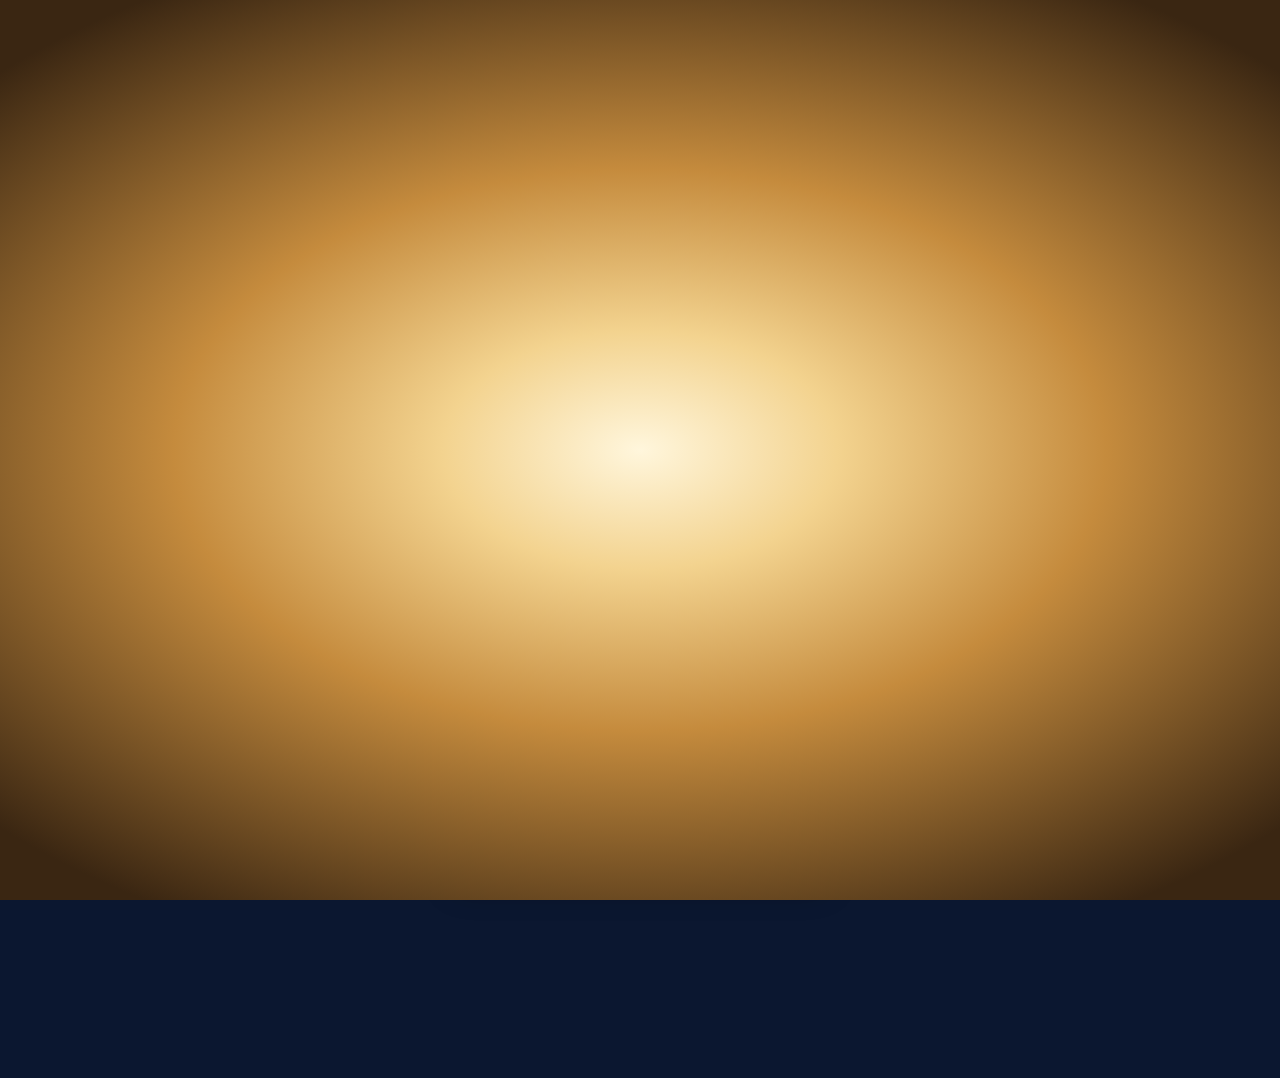
<file: index.html>
<!DOCTYPE html>
<html lang="de">
<head>
  <meta charset="UTF-8">
  <meta name="viewport" content="width=device-width, initial-scale=1, viewport-fit=cover">
  <meta name="theme-color" content="#0b1730">
  <meta name="apple-mobile-web-app-capable" content="yes">
  <meta name="apple-mobile-web-app-status-bar-style" content="black-translucent">
  <meta name="apple-mobile-web-app-title" content="Advent GymHIP">
  <meta name="description" content="Der digitale Adventskalender des Gymnasiums Hilpoltstein – jeden Tag im Dezember ein neues Türchen.">
  <title>Adventskalender · Gymnasium Hilpoltstein</title>
  <link rel="icon" href="assets/img/favicon.png">
  <link rel="apple-touch-icon" href="assets/img/apple-touch-icon.png">
  <link rel="preload" href="assets/fonts/fraunces-latin-600-normal.woff2" as="font" type="font/woff2" crossorigin>
  <link rel="preload" href="assets/fonts/dancing-script-latin-600-normal.woff2" as="font" type="font/woff2" crossorigin>
  <link rel="stylesheet" href="assets/cards.css">
  <link rel="stylesheet" href="assets/calendar.css">
</head>
<body>
  <!-- Eingangstür: öffnet sich bei jedem Aufruf -->
  <div class="intro" id="intro" aria-hidden="true">
    <div class="intro__light"></div>
    <div class="intro__seam"></div>
    <div class="wing wing--l">
      <div class="wing__panel wing__panel--top"><div class="wing__wreath" data-seed="11"></div><span class="wing__num" data-year-part="0">20</span></div>
      <div class="wing__panel wing__panel--bottom"><span class="wing__label">Gymnasium</span></div>
      <span class="wing__handle"></span>
    </div>
    <div class="wing wing--r">
      <div class="wing__panel wing__panel--top"><div class="wing__wreath" data-seed="23"></div><span class="wing__num" data-year-part="1">26</span></div>
      <div class="wing__panel wing__panel--bottom"><span class="wing__label">Hilpoltstein</span></div>
      <span class="wing__handle"></span>
    </div>
  </div>

  <div class="sky" aria-hidden="true">
    <div class="sky__stars"></div>
    <svg class="sky__hills" viewBox="0 0 1440 220" preserveAspectRatio="none"><path d="M0 140 C 220 80 380 120 560 100 C 760 76 900 130 1080 110 C 1240 92 1360 112 1440 100 L1440 220 L0 220Z" fill="#0f2142"/><path d="M0 180 C 260 140 460 170 700 150 C 940 130 1160 175 1440 150 L1440 220 L0 220Z" fill="#0b1832"/></svg>
  </div>
  <div class="snow" id="snow" aria-hidden="true"></div>

  <div class="preview-banner" id="preview-banner" hidden></div>

  <button class="music" id="music" type="button" aria-pressed="false" aria-label="Musik abspielen" hidden>
    <svg class="music__on" viewBox="0 0 24 24" aria-hidden="true"><path d="M9 18V6l10-2v12" fill="none" stroke="currentColor" stroke-width="1.8" stroke-linejoin="round"/><circle cx="6.5" cy="18" r="2.5" fill="currentColor"/><circle cx="16.5" cy="16" r="2.5" fill="currentColor"/></svg>
    <svg class="music__off" viewBox="0 0 24 24" aria-hidden="true"><rect x="7" y="6" width="3.2" height="12" rx="1" fill="currentColor"/><rect x="13.8" y="6" width="3.2" height="12" rx="1" fill="currentColor"/></svg>
  </button>

  <main class="page" id="page">
    <header class="hero">
      <img class="hero__logo" src="assets/img/logo.png" alt="Logo des Gymnasiums Hilpoltstein" width="72" height="72">
      <p class="hero__kicker" id="subtitle">Gymnasium Hilpoltstein</p>
      <h1 class="hero__title"><span class="hero__script" id="title">Adventskalender</span> <span class="hero__year" id="year"></span></h1>
      <p class="hero__info" id="info">&nbsp;</p>
    </header>

    <section class="calendar" id="calendar" aria-label="Türchen"></section>

    <footer class="foot" id="foot"></footer>
  </main>

  <!-- Inhalt eines Türchens -->
  <div class="sheet" id="sheet" hidden>
    <div class="sheet__backdrop" data-close></div>
    <section class="sheet__panel" role="dialog" aria-modal="true" aria-labelledby="sheet-title">
      <div class="sheet__grab" aria-hidden="true"></div>
      <header class="sheet__head">
        <p class="sheet__title" id="sheet-title"></p>
        <button class="sheet__close" type="button" data-close aria-label="Schließen">
          <svg viewBox="0 0 24 24" aria-hidden="true"><path d="M6 6l12 12M18 6L6 18" stroke="currentColor" stroke-width="2.2" stroke-linecap="round"/></svg>
        </button>
      </header>
      <div class="sheet__body" id="sheet-body"></div>
    </section>
  </div>

  <div class="toast" id="toast" role="status" aria-live="polite"></div>

  <script src="assets/config.js"></script>
  <script src="assets/common.js"></script>
  <script src="assets/calendar.js"></script>
</body>
</html>
</file>
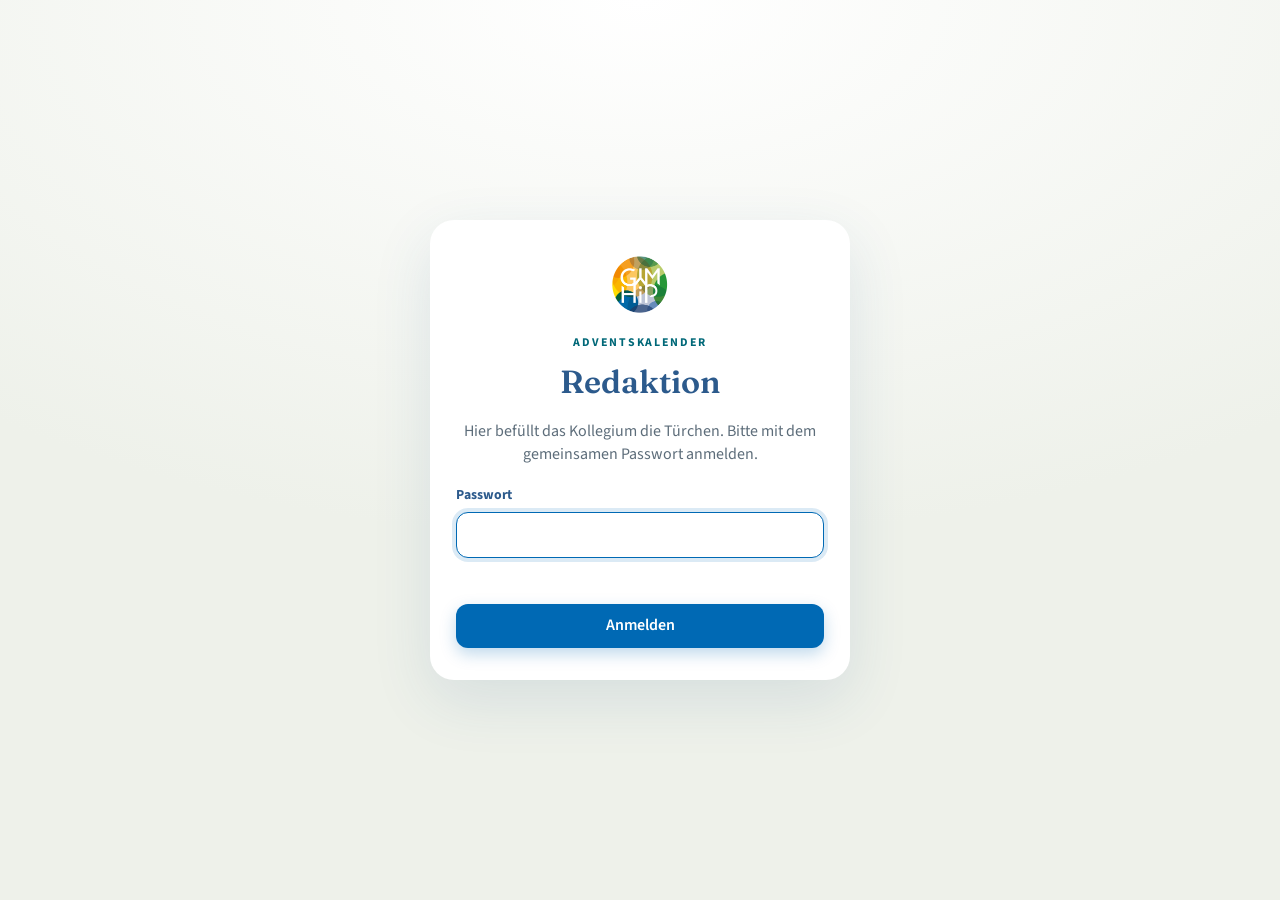
<file: admin.html>
<!DOCTYPE html>
<html lang="de">
<head>
  <meta charset="UTF-8">
  <meta name="viewport" content="width=device-width, initial-scale=1, viewport-fit=cover">
  <meta name="robots" content="noindex, nofollow">
  <meta name="theme-color" content="#f3f5f0">
  <title>Redaktion · Adventskalender GymHIP</title>
  <link rel="icon" href="assets/img/favicon.png">
  <link rel="apple-touch-icon" href="assets/img/apple-touch-icon.png">
  <link rel="stylesheet" href="assets/cards.css">
  <link rel="stylesheet" href="assets/admin.css">
</head>
<body>
  <!-- Anmeldung -->
  <main class="login" id="login" hidden>
    <form class="login__box" id="login-form" autocomplete="on">
      <img src="assets/img/logo.png" alt="" width="64" height="64" class="login__logo">
      <p class="eyebrow">Adventskalender</p>
      <h1>Redaktion</h1>
      <p class="login__lead">Hier befüllt das Kollegium die Türchen. Bitte mit dem gemeinsamen Passwort anmelden.</p>
      <input type="text" name="username" autocomplete="username" hidden>
      <label class="field">
        <span class="field__label">Passwort</span>
        <input type="password" id="password" name="password" autocomplete="current-password" required>
      </label>
      <p class="login__error" id="login-error" role="alert"></p>
      <button class="btn btn--primary btn--block" type="submit" id="login-btn">Anmelden</button>
      <p class="login__demo" id="login-demo" hidden>Demo-Modus: Passwort <b>demo</b>. Änderungen bleiben nur in diesem Browser.</p>
    </form>
  </main>

  <!-- Redaktion -->
  <div class="app" id="app" hidden>
    <header class="bar">
      <div class="bar__brand">
        <img src="assets/img/logo.png" alt="" width="36" height="36">
        <div><p class="eyebrow">Adventskalender</p><p class="bar__title">Redaktion</p></div>
      </div>
      <div class="bar__actions">
        <label class="season">
          <span class="visually-hidden">Saison</span>
          <select id="season"></select>
        </label>
        <a class="btn btn--ghost" href="./" target="_blank" rel="noopener">Kalender<span class="hide-sm">&nbsp;ansehen</span></a>
        <button class="btn btn--ghost" type="button" id="logout">Abmelden</button>
      </div>
    </header>

    <div class="demo-note" id="demo-note" hidden>
      <span><b>Demo-Modus</b> – noch keine Datenbank verbunden. Alles wird nur in diesem Browser gespeichert.</span>
      <button class="link" type="button" id="demo-reset">Beispieldaten zurücksetzen</button>
    </div>

    <main class="wrap">
      <section class="overview">
        <div class="panel stats" id="stats"></div>
        <div class="panel status" id="status"></div>
      </section>

      <section class="panel tools">
        <details id="settings">
          <summary>Einstellungen</summary>
          <form class="settings" id="settings-form">
            <label class="field"><span class="field__label">Titel</span><input id="set-title" maxlength="40"></label>
            <label class="field"><span class="field__label">Zeile über dem Titel</span><input id="set-subtitle" maxlength="60"></label>
            <label class="switch"><input type="checkbox" id="set-music"><span class="switch__ui"></span><span>Musik-Knopf anzeigen</span></label>
            <button class="btn btn--primary" type="submit">Einstellungen speichern</button>
          </form>
        </details>
        <form class="preview-tool" id="preview-form">
          <label class="field field--inline"><span class="field__label">Vorschau für Datum</span><input type="date" id="preview-date" required></label>
          <button class="btn btn--secondary" type="submit">Kalender an diesem Tag ansehen</button>
        </form>
      </section>

      <h2 class="section-title">Türchen</h2>
      <section class="grid" id="grid" aria-label="Alle 24 Türchen"></section>
    </main>
  </div>

  <!-- Bearbeiten -->
  <div class="editor" id="editor" hidden>
    <div class="editor__backdrop"></div>
    <section class="editor__panel" role="dialog" aria-modal="true" aria-labelledby="ed-title">
      <header class="editor__head">
        <div>
          <p class="eyebrow" id="ed-date"></p>
          <h2 id="ed-title">Türchen</h2>
        </div>
        <button class="icon-btn" type="button" id="ed-close" aria-label="Schließen">
          <svg viewBox="0 0 24 24" aria-hidden="true"><path d="M6 6l12 12M18 6L6 18" stroke="currentColor" stroke-width="2.2" stroke-linecap="round"/></svg>
        </button>
      </header>

      <div class="editor__main">
        <form class="editor__form" id="ed-form" novalidate>
          <div class="seg" role="radiogroup" aria-label="Art des Inhalts">
            <label><input type="radio" name="kind" value="card" checked><span>Karte mit Text</span></label>
            <label><input type="radio" name="kind" value="link"><span>Link<span class="hide-sm">&nbsp;(Video, Podcast, Webseite)</span></span></label>
          </div>

          <fieldset class="only-card">
            <legend class="field__label">Vorlage</legend>
            <div class="templates" id="ed-templates"></div>
          </fieldset>

          <label class="field only-link">
            <span class="field__label">Link</span>
            <input type="url" id="ed-url" inputmode="url" placeholder="https://www.youtube.com/watch?v=…" autocomplete="off" autocapitalize="off" spellcheck="false">
            <span class="detect" id="ed-detect"></span>
          </label>

          <label class="field">
            <span class="field__label"><span class="only-card">Überschrift</span><span class="only-link">Überschrift (optional)</span><span class="count" data-for="ed-heading"></span></span>
            <input id="ed-heading" maxlength="80" placeholder="z. B. Tu dir mal was Gutes!">
          </label>

          <label class="field">
            <span class="field__label"><span class="only-card">Text auf der Karte</span><span class="only-link">Begleittext (optional)</span><span class="count" data-for="ed-body"></span></span>
            <textarea id="ed-body" rows="4" maxlength="600" placeholder="Was soll im Türchen stehen?"></textarea>
            <span class="hint only-card">Am schönsten wirkt die Karte mit bis zu etwa 250 Zeichen – die Schrift passt sich automatisch an.</span>
          </label>

          <div class="row">
            <label class="field">
              <span class="field__label">Von (öffentlich, optional)</span>
              <input id="ed-credit" maxlength="80" placeholder="z. B. Klasse 6c">
            </label>
            <label class="field">
              <span class="field__label">Zuständig (nur intern)</span>
              <input id="ed-assignee" maxlength="80" placeholder="z. B. Frau Müller">
            </label>
          </div>

          <label class="switch switch--big">
            <input type="checkbox" id="ed-published">
            <span class="switch__ui"></span>
            <span><b id="ed-pub-title">Fertig</b><br><small id="ed-pub-hint"></small></span>
          </label>
          <p class="editor__meta" id="ed-meta"></p>
        </form>

        <aside class="editor__preview">
          <div class="preview-head">
            <span class="field__label">Vorschau</span>
            <div class="seg seg--small" role="radiogroup" aria-label="Gerät">
              <label><input type="radio" name="device" value="phone"><span>iPhone</span></label>
              <label><input type="radio" name="device" value="tablet" checked><span>iPad</span></label>
            </div>
          </div>
          <div class="stage" id="ed-stage"><div class="stage__inner" id="ed-preview"></div></div>
        </aside>
      </div>

      <footer class="editor__foot">
        <button class="btn btn--danger-ghost" type="button" id="ed-clear">Türchen leeren</button>
        <span class="spacer"></span>
        <button class="btn btn--ghost" type="button" id="ed-cancel">Abbrechen</button>
        <button class="btn btn--primary" type="button" id="ed-save">Speichern</button>
      </footer>
    </section>
  </div>

  <div class="toast" id="toast" role="status" aria-live="polite"></div>

  <script src="assets/config.js"></script>
  <script src="assets/common.js"></script>
  <script src="assets/admin.js"></script>
</body>
</html>
</file>
<file: assets/cards.css>
/* =====================================================================
   Schriften (lokal eingebunden – keine Google-Server, DSGVO-freundlich)
   ===================================================================== */
@font-face { font-family: "Fraunces"; src: url("fonts/fraunces-latin-400-normal.woff2") format("woff2"); font-weight: 400; font-style: normal; font-display: swap; }
@font-face { font-family: "Fraunces"; src: url("fonts/fraunces-latin-600-normal.woff2") format("woff2"); font-weight: 600; font-style: normal; font-display: swap; }
@font-face { font-family: "Fraunces"; src: url("fonts/fraunces-latin-400-italic.woff2") format("woff2"); font-weight: 400; font-style: italic; font-display: swap; }
@font-face { font-family: "Dancing Script"; src: url("fonts/dancing-script-latin-600-normal.woff2") format("woff2"); font-weight: 600; font-display: swap; }
@font-face { font-family: "Caveat"; src: url("fonts/caveat-latin-500-normal.woff2") format("woff2"); font-weight: 500; font-display: swap; }
@font-face { font-family: "Source Sans 3"; src: url("fonts/source-sans-3-latin-400-normal.woff2") format("woff2"); font-weight: 400; font-display: swap; }
@font-face { font-family: "Source Sans 3"; src: url("fonts/source-sans-3-latin-600-normal.woff2") format("woff2"); font-weight: 600; font-display: swap; }
@font-face { font-family: "Source Sans 3"; src: url("fonts/source-sans-3-latin-700-normal.woff2") format("woff2"); font-weight: 700; font-display: swap; }

:root {
  --f-sans: "Source Sans 3", -apple-system, "Segoe UI", system-ui, sans-serif;
  --f-serif: "Fraunces", Georgia, "Times New Roman", serif;
  --f-script: "Dancing Script", "Snell Roundhand", "Segoe Script", cursive;
  --f-hand: "Caveat", "Bradley Hand", "Segoe Print", cursive;
  --gold: #f0cd85;
  --gold-deep: #c9a24c;
}

/* =====================================================================
   Karten – Grundgerüst
   ===================================================================== */
.card {
  position: relative;
  width: 100%;
  aspect-ratio: 16 / 10;
  border-radius: 18px;
  overflow: hidden;
  isolation: isolate;
  box-shadow: 0 18px 50px rgba(0, 0, 0, .35);
  hyphens: manual;
  -webkit-hyphens: manual;
  container-type: inline-size;
}
.card.is-portrait { aspect-ratio: 4 / 5; }
.card__bg, .card__deco { position: absolute; inset: 0; }
.card__deco svg { width: 100%; height: 100%; display: block; }
.card__frame {
  position: absolute; inset: 0;
  display: flex; flex-direction: column; align-items: center;
  text-align: center;
  z-index: 2;
}
.card__heading { margin: 0; max-width: 100%; line-height: 1.12; font-weight: 600; flex: 0 0 auto; overflow: hidden; text-wrap: balance; }
.card__text { text-wrap: pretty; }
.card__heading span { display: inline; -webkit-box-decoration-break: clone; box-decoration-break: clone; }
.card__panel {
  flex: 1 1 auto; min-height: 0; width: 100%;
  display: flex; align-items: center; justify-content: center;
}
.card__text { margin: 0; white-space: pre-line; overflow-wrap: break-word; max-width: 100%; }
.card__credit { margin: 0; flex: 0 0 auto; opacity: .9; }
.card__day { position: absolute; z-index: 2; font-family: var(--f-serif); font-weight: 600; line-height: 1; }

/* ---------- Vorlage 1: Tannenzweig ---------------------------------- */
.card.t1 .card__bg {
  background:
    radial-gradient(120% 90% at 50% 45%, rgba(255, 255, 255, .07), transparent 60%),
    radial-gradient(60% 50% at 20% 80%, rgba(0, 0, 0, .12), transparent 70%),
    linear-gradient(160deg, #5b7461 0%, #485f4d 55%, #3b4f40 100%);
}
.card.t1 .card__frame { padding: 5.5% 22% 5%; }
.card.t1 .card__heading { color: #fff; font-family: var(--f-serif); }
.card.t1 .card__heading span {
  display: inline-block; max-width: 100%;
  background: rgba(255, 255, 255, .2);
  border-radius: .45em;
  padding: .14em .7em .2em;
  box-shadow: inset 0 0 0 1px rgba(255, 255, 255, .22);
  line-height: 1.15;
}
.card.t1 .card__panel { padding: 4% 0 2%; }
.card.t1 .card__text {
  font-family: var(--f-script); font-weight: 600; line-height: 1.12;
  color: #fff8ea;
  background: linear-gradient(180deg, #951d22, #7d151b);
  padding: .32em .75em .42em;
  border-radius: 10px;
  box-shadow: 0 10px 30px rgba(40, 0, 0, .35), inset 0 0 0 1px rgba(255, 220, 200, .18);
  text-shadow: 0 1px 1px rgba(0, 0, 0, .25);
}
.card.t1 .card__credit { color: #f2ead9; font-family: var(--f-sans); font-weight: 600; letter-spacing: .04em; }
.card.t1 .card__day { display: none; }
.card.t1.is-portrait .card__frame { padding: 27% 9% 21%; }

/* ---------- Vorlage 2: Sternennacht -------------------------------- */
.card.t2 .card__bg {
  background:
    radial-gradient(90% 70% at 50% 110%, rgba(120, 160, 230, .28), transparent 70%),
    linear-gradient(180deg, #0e2246 0%, #16346a 62%, #1d4580 100%);
}
.card.t2 .card__frame { padding: 8.5% 13% 13%; }
.card.t2 .card__frame::before {
  content: ""; position: absolute; inset: 3.2%;
  border: 1.5px solid rgba(240, 205, 133, .55); border-radius: 12px; pointer-events: none;
}
.card.t2 .card__heading {
  font-family: var(--f-sans); font-weight: 600; text-transform: uppercase; letter-spacing: .2em;
  color: var(--gold);
}
.card.t2 .card__heading::before, .card.t2 .card__heading::after { content: "✦"; font-size: .7em; margin: 0 .7em; opacity: .8; vertical-align: .12em; letter-spacing: 0; }
.card.t2 .card__panel { padding: 3% 0; }
.card.t2 .card__text { font-family: var(--f-serif); font-style: italic; font-weight: 400; color: #f8f1e2; line-height: 1.3; text-shadow: 0 2px 12px rgba(0, 0, 0, .35); }
.card.t2 .card__credit { color: var(--gold); font-family: var(--f-sans); letter-spacing: .08em; }
.card.t2 .card__day { left: 6.5%; top: 6%; color: var(--gold); font-size: clamp(14px, 4.2cqw, 40px); opacity: .9; }
.card.t2 { container-type: inline-size; }
.card.t2.is-portrait .card__frame { padding: 19% 9% 22%; }
.card.t2.is-portrait .card__day { top: 5%; left: 7%; }

/* ---------- Vorlage 3: Winterpapier -------------------------------- */
.card.t3 .card__bg {
  background:
    radial-gradient(70% 60% at 30% 30%, rgba(255, 255, 255, .7), transparent 70%),
    radial-gradient(60% 60% at 80% 85%, rgba(214, 190, 150, .28), transparent 70%),
    #f6eedf;
}
.card.t3 .card__frame { padding: 9% 16% 8.5%; }
.card.t3 .card__frame::before, .card.t3 .card__frame::after { content: ""; position: absolute; pointer-events: none; border-radius: 10px; }
.card.t3 .card__frame::before { inset: 2.6%; border: 2px solid #a8322d; }
.card.t3 .card__frame::after { inset: calc(2.6% + 7px); border: 1px solid rgba(168, 50, 45, .45); }
.card.t3 .card__heading { font-family: var(--f-serif); color: #a32b28; }
.card.t3 .card__panel { padding: 2% 0; }
.card.t3 .card__text { font-family: var(--f-hand); font-weight: 500; color: #24322a; line-height: 1.12; }
.card.t3 .card__credit { font-family: var(--f-hand); color: #7a5b3e; }
.card.t3 .card__day { right: 7%; top: 7%; color: #a8322d; font-size: clamp(14px, 5cqw, 46px); }
.card.t3 { container-type: inline-size; }
.card.t3.is-portrait .card__frame { padding: 23% 10% 21%; }

/* =====================================================================
   Link-Inhalte (Video, Podcast, Webseite)
   ===================================================================== */
.linkview { display: flex; flex-direction: column; gap: 14px; color: #f4efe6; text-align: center; width: 100%; }
.linkview__heading { margin: 0; font-family: var(--f-serif); font-weight: 600; font-size: clamp(1.3rem, 4vw, 1.9rem); line-height: 1.15; color: #fff; }
.linkview__text { margin: 0; font-size: 1.08rem; line-height: 1.5; white-space: pre-line; color: rgba(244, 239, 230, .88); }
.linkview__credit { margin: 0; font-size: .92rem; color: var(--gold); letter-spacing: .04em; }
.linkview__credit::before { content: "— "; }
.linkview__image, .linkview__video { width: 100%; border-radius: 14px; display: block; background: #000; }
.linkview__audio { width: 100%; }
.linkview__invalid { padding: 1.5rem; border-radius: 14px; background: rgba(255, 255, 255, .06); }

.embed { position: relative; width: 100%; border-radius: 14px; overflow: hidden; background: #08132a; box-shadow: 0 14px 40px rgba(0, 0, 0, .35); }
.embed--portrait { max-width: 360px; margin: 0 auto; }
.embed iframe { position: absolute; inset: 0; width: 100%; height: 100%; border: 0; }
.embed--fixed { border-radius: 12px; }

.consent {
  position: absolute; inset: 0; display: flex; flex-direction: column; align-items: center; justify-content: center; gap: 8px;
  padding: 16px; text-align: center;
  background:
    radial-gradient(80% 80% at 50% 40%, rgba(240, 205, 133, .14), transparent 70%),
    linear-gradient(160deg, #13284d, #0a1631);
}
.consent__play {
  width: 68px; height: 68px; border-radius: 50%; border: 0; cursor: pointer;
  display: grid; place-items: center;
  background: var(--gold); color: #13284d;
  box-shadow: 0 8px 26px rgba(0, 0, 0, .4), 0 0 0 8px rgba(240, 205, 133, .15);
  transition: transform .2s ease;
}
.consent__play svg { width: 30px; height: 30px; }
.consent__play:active { transform: scale(.94); }
.consent__title { margin: 6px 0 0; font-weight: 600; font-size: 1.05rem; color: #fff; }
.consent__note { margin: 0; font-size: .82rem; color: rgba(255, 255, 255, .7); max-width: 34ch; }
.consent__remember { font-size: .8rem; color: rgba(255, 255, 255, .65); display: flex; gap: 6px; align-items: center; margin-top: 4px; }
.embed--fixed .consent { flex-direction: row; justify-content: flex-start; text-align: left; gap: 14px; }
.embed--fixed .consent__play { width: 54px; height: 54px; flex: 0 0 auto; }
.embed--fixed .consent__remember { display: none; }
.embed--fixed .consent__title { margin: 0; }

.webcard {
  display: flex; align-items: center; gap: 16px; text-align: left;
  padding: 18px 20px; border-radius: 16px; text-decoration: none; color: #fff;
  background: linear-gradient(135deg, rgba(255, 255, 255, .12), rgba(255, 255, 255, .05));
  box-shadow: inset 0 0 0 1px rgba(255, 255, 255, .16);
  transition: background .2s ease, transform .2s ease;
}
.webcard:active { transform: scale(.98); }
.webcard__icon { width: 48px; height: 48px; flex: 0 0 auto; border-radius: 12px; display: grid; place-items: center; background: var(--gold); color: #13284d; }
.webcard__icon svg { width: 26px; height: 26px; }
.webcard__text { display: flex; flex-direction: column; flex: 1; min-width: 0; }
.webcard__host { font-weight: 600; font-size: 1.05rem; overflow: hidden; text-overflow: ellipsis; white-space: nowrap; }
.webcard__cta { font-size: .9rem; color: rgba(255, 255, 255, .7); }
.webcard__arrow { font-size: 1.4rem; color: var(--gold); }

.door-empty { text-align: center; color: rgba(255, 255, 255, .8); padding: 3rem 1rem; font-size: 1.1rem; }
.door-empty__star { font-size: 2.4rem; color: var(--gold); margin: 0 0 .5rem; }
</file>
<file: assets/calendar.css>
/* =====================================================================
   Adventskalender GymHIP – Kalenderseite
   ===================================================================== */
*, *::before, *::after { box-sizing: border-box; }
html { -webkit-text-size-adjust: 100%; background: #0b1730; }
html.no-scroll, html.no-scroll body { overflow: hidden; }
body {
  margin: 0;
  min-height: 100vh;
  min-height: 100dvh;
  font-family: var(--f-sans);
  color: #f4efe6;
  background: linear-gradient(180deg, #0a1630 0%, #102549 55%, #15315c 100%) fixed;
  -webkit-tap-highlight-color: transparent;
  overflow-x: hidden;
}
button { font: inherit; color: inherit; }

/* ---------- Himmel, Hügel, Schnee ---------------------------------- */
.sky { position: fixed; inset: 0; z-index: 0; pointer-events: none; }
.sky__stars {
  position: absolute; inset: 0; opacity: .55;
  background-image:
    radial-gradient(1.2px 1.2px at 12% 18%, #fff, transparent 60%),
    radial-gradient(1px 1px at 28% 8%, #fff, transparent 60%),
    radial-gradient(1.4px 1.4px at 46% 22%, #fff7d6, transparent 60%),
    radial-gradient(1px 1px at 63% 12%, #fff, transparent 60%),
    radial-gradient(1.3px 1.3px at 81% 26%, #fff, transparent 60%),
    radial-gradient(1px 1px at 92% 9%, #fff7d6, transparent 60%),
    radial-gradient(1px 1px at 6% 42%, #fff, transparent 60%),
    radial-gradient(1.2px 1.2px at 37% 48%, #fff, transparent 60%),
    radial-gradient(1px 1px at 72% 44%, #fff, transparent 60%),
    radial-gradient(1px 1px at 55% 64%, #fff7d6, transparent 60%),
    radial-gradient(1.2px 1.2px at 88% 60%, #fff, transparent 60%),
    radial-gradient(1px 1px at 18% 70%, #fff, transparent 60%);
  background-size: 640px 640px;
}
.sky__hills { position: absolute; left: 0; right: 0; bottom: 0; width: 100%; height: 16vh; min-height: 90px; }
.snow { position: fixed; inset: 0; z-index: 1; pointer-events: none; overflow: hidden; }
.flake {
  position: absolute; top: -12px; border-radius: 50%; background: #fff;
  filter: blur(.4px);
  animation: fall linear infinite;
  will-change: transform;
}
@keyframes fall {
  0% { transform: translate3d(0, -2vh, 0); opacity: 0; }
  10% { opacity: var(--o, .8); }
  50% { transform: translate3d(var(--dx, 20px), 50vh, 0); }
  100% { transform: translate3d(0, 104vh, 0); opacity: 0; }
}

/* ---------- Seite ---------------------------------------------------- */
.page {
  position: relative; z-index: 2;
  max-width: 1000px; margin: 0 auto;
  padding: calc(env(safe-area-inset-top) + 28px) max(16px, env(safe-area-inset-right)) calc(env(safe-area-inset-bottom) + 40px) max(16px, env(safe-area-inset-left));
}
.hero { text-align: center; margin-bottom: clamp(20px, 4vw, 36px); }
.hero__logo { width: 64px; height: 64px; border-radius: 50%; box-shadow: 0 0 0 4px rgba(255, 255, 255, .08), 0 10px 30px rgba(0, 0, 0, .35); }
.hero__kicker { margin: 14px 0 0; text-transform: uppercase; letter-spacing: .24em; font-size: .78rem; font-weight: 600; color: var(--gold); }
.hero__title { margin: 2px 0 6px; line-height: 1; font-weight: 400; display: flex; flex-wrap: wrap; justify-content: center; align-items: baseline; gap: .1em .3em; }
.hero__script { font-family: var(--f-script); font-weight: 600; font-size: clamp(2.6rem, 10vw, 4.6rem); color: #fff; text-shadow: 0 4px 24px rgba(0, 0, 0, .35); }
.hero__year { font-family: var(--f-serif); font-weight: 600; font-size: clamp(1.6rem, 5.5vw, 2.6rem); color: var(--gold); letter-spacing: .02em; }
.hero__info {
  display: inline-block; margin: 8px 0 0; padding: 8px 16px; border-radius: 999px;
  background: rgba(255, 255, 255, .07); box-shadow: inset 0 0 0 1px rgba(255, 255, 255, .1);
  font-size: 1rem; color: rgba(255, 255, 255, .9);
}

/* Einblenden nach dem Öffnen der Tür */
.hero, .foot { opacity: 0; transform: translateY(10px); transition: opacity .9s ease, transform .9s ease; }
body.is-revealed .hero, body.is-revealed .foot { opacity: 1; transform: none; }

/* ---------- Raster ------------------------------------------------- */
.calendar {
  display: grid;
  grid-template-columns: repeat(3, 1fr);
  gap: clamp(10px, 2.6vw, 18px);
}
@media (min-width: 520px) { .calendar { grid-template-columns: repeat(4, 1fr); } }
@media (min-width: 1000px) { .calendar { grid-template-columns: repeat(6, 1fr); } }

/* ---------- Türchen ------------------------------------------------ */
.door {
  position: relative; aspect-ratio: 1 / 1; padding: 0; border: 0; background: none; cursor: pointer;
  perspective: 700px; border-radius: 14px; container-type: inline-size;
  opacity: 0; transform: translateY(16px) scale(.96);
  transition: opacity .6s ease, transform .6s cubic-bezier(.2, .8, .2, 1);
  transition-delay: calc(var(--i, 0) * 30ms);
}
body.is-revealed .door { opacity: 1; transform: none; }
.door:focus-visible { outline: 3px solid var(--gold); outline-offset: 3px; }

.door__inside {
  position: absolute; inset: 0; border-radius: 14px; overflow: hidden;
  background: radial-gradient(circle at 50% 50%, #fff4d2 0%, #f0cd85 30%, #b77b31 70%, #4a2f12 100%);
  box-shadow: inset 0 0 0 1px rgba(0, 0, 0, .3), inset 0 6px 18px rgba(0, 0, 0, .45);
  display: grid; place-items: center;
}
.door__star { font-size: 34cqw; color: #fff; text-shadow: 0 0 18px rgba(255, 240, 200, .9); }

.door__front {
  position: absolute; inset: 0; border-radius: 14px;
  transform-origin: 0 50%;
  transform-style: preserve-3d;
  backface-visibility: hidden;
  background: var(--c);
  background: linear-gradient(150deg, color-mix(in srgb, var(--c) 78%, #fff) 0%, var(--c) 48%, color-mix(in srgb, var(--c) 72%, #000) 100%);
  box-shadow: 0 8px 20px rgba(0, 0, 0, .35), inset 0 1px 0 rgba(255, 255, 255, .25);
  display: grid; place-items: center;
  transition: transform .75s cubic-bezier(.3, .7, .2, 1), box-shadow .75s ease, filter .3s ease;
}
.door__front::before { /* Kassette */
  content: ""; position: absolute; inset: 9%; border-radius: 9px;
  box-shadow: inset 0 0 0 1px rgba(255, 255, 255, .32), inset 0 0 0 4px rgba(0, 0, 0, .08), inset 0 10px 20px rgba(255, 255, 255, .06);
}
.door__front::after { /* Knauf */
  content: ""; position: absolute; right: 12.5%; top: 50%; width: 6cqw; height: 6cqw; min-width: 5px; min-height: 5px; margin-top: -3cqw; border-radius: 50%;
  background: radial-gradient(circle at 35% 35%, #fff2c8, #d1a352 60%, #8a6526);
  box-shadow: 0 1px 2px rgba(0, 0, 0, .4);
}
.door__num {
  position: relative; font-family: var(--f-serif); font-weight: 600; font-size: 35cqw; line-height: 1; color: #fff; margin-right: 4cqw;
  text-shadow: 0 2px 6px rgba(0, 0, 0, .3);
}
.door__lock { position: absolute; left: 12%; bottom: 11%; width: 15cqw; height: 15cqw; min-width: 12px; color: rgba(255, 255, 255, .8); }
.door__badge {
  position: absolute; top: -8px; left: 50%; transform: translateX(-50%); z-index: 3;
  padding: 2px 10px; border-radius: 999px; font-size: .72rem; font-weight: 700; letter-spacing: .1em; text-transform: uppercase;
  background: var(--gold); color: #1b2c4f; box-shadow: 0 4px 12px rgba(0, 0, 0, .35); white-space: nowrap;
}

.door.is-locked { cursor: default; }
.door.is-locked .door__front { filter: saturate(.4) brightness(.58); }
.door.is-locked .door__num { opacity: .85; }
.door.is-open:not(.is-opened):not(.is-opening) .door__front:hover { transform: rotateY(-12deg); }
.door.is-opened .door__front { transform: rotateY(-42deg); box-shadow: 14px 8px 24px rgba(0, 0, 0, .45); }
.door.is-opening .door__front { transform: rotateY(-108deg); box-shadow: 20px 8px 30px rgba(0, 0, 0, .5); }
.door.is-today .door__front { animation: glow 2.6s ease-in-out infinite; }
@keyframes glow {
  0%, 100% { box-shadow: 0 8px 20px rgba(0, 0, 0, .35), 0 0 0 2px rgba(240, 205, 133, .9), 0 0 18px 2px rgba(240, 205, 133, .35); }
  50% { box-shadow: 0 8px 20px rgba(0, 0, 0, .35), 0 0 0 2px rgba(240, 205, 133, 1), 0 0 34px 8px rgba(240, 205, 133, .55); }
}
.door.shake { animation: shake .45s ease; }
@keyframes shake { 0%, 100% { translate: 0; } 20% { translate: -6px; } 40% { translate: 6px; } 60% { translate: -4px; } 80% { translate: 3px; } }

/* ---------- Beendet ------------------------------------------------ */
.closed { grid-column: 1 / -1; text-align: center; padding: 48px 20px; border-radius: 24px; background: rgba(255, 255, 255, .06); box-shadow: inset 0 0 0 1px rgba(255, 255, 255, .1); }
.closed__star { font-size: 2.6rem; color: var(--gold); margin: 0; }
.closed h2 { font-family: var(--f-serif); font-weight: 600; font-size: clamp(1.5rem, 5vw, 2.1rem); margin: 10px 0; }
.closed p { margin: 0; color: rgba(255, 255, 255, .8); font-size: 1.05rem; }

/* ---------- Fußbereich ---------------------------------------------- */
.foot { text-align: center; margin-top: 40px; font-size: .85rem; color: rgba(255, 255, 255, .55); }
.foot a { color: rgba(255, 255, 255, .75); margin: 0 10px; }

/* ---------- Musik-Knopf --------------------------------------------- */
.music {
  position: fixed; z-index: 20; top: calc(env(safe-area-inset-top) + 14px); right: max(14px, env(safe-area-inset-right));
  width: 48px; height: 48px; border-radius: 50%; border: 0; cursor: pointer;
  display: grid; place-items: center;
  background: rgba(255, 255, 255, .12); color: #fff;
  -webkit-backdrop-filter: blur(10px); backdrop-filter: blur(10px);
  box-shadow: inset 0 0 0 1px rgba(255, 255, 255, .2), 0 6px 20px rgba(0, 0, 0, .3);
  transition: background .2s ease, transform .2s ease;
}
.music:active { transform: scale(.93); }
.music svg { width: 22px; height: 22px; grid-area: 1 / 1; }
.music .music__off { opacity: 0; }
.music[aria-pressed="true"] { background: var(--gold); color: #1b2c4f; }
.music[aria-pressed="true"] .music__on { opacity: 0; }
.music[aria-pressed="true"] .music__off { opacity: 1; }

/* ---------- Vorschau-Hinweis --------------------------------------- */
/* Erscheint nur in der Vorschau aus der Redaktion (?datum=…), nie für normale Besucher */
.preview-banner {
  position: fixed; z-index: 30; left: max(14px, env(safe-area-inset-left)); bottom: calc(env(safe-area-inset-bottom) + 14px);
  display: flex; flex-wrap: wrap; gap: 4px 12px; align-items: center;
  max-width: min(calc(100vw - 28px), 420px); padding: 8px 14px; border-radius: 14px;
  background: rgba(10, 22, 48, .78); -webkit-backdrop-filter: blur(10px); backdrop-filter: blur(10px);
  box-shadow: inset 0 0 0 1px rgba(240, 205, 133, .35), 0 8px 24px rgba(0, 0, 0, .35);
  color: rgba(255, 255, 255, .85); font-size: .82rem;
}
.preview-banner[hidden] { display: none; }
.preview-banner a { color: var(--gold); font-weight: 600; }

/* ---------- Inhalts-Fenster (Sheet) ---------------------------------- */
.sheet { position: fixed; inset: 0; z-index: 50; display: flex; align-items: flex-end; justify-content: center; }
.sheet[hidden] { display: none; }
.sheet__backdrop { position: absolute; inset: 0; background: rgba(4, 10, 24, .62); -webkit-backdrop-filter: blur(6px); backdrop-filter: blur(6px); opacity: 0; transition: opacity .35s ease; }
.sheet__panel {
  position: relative; width: 100%; max-height: 94vh; max-height: 94dvh;
  display: flex; flex-direction: column;
  background: linear-gradient(180deg, #152a52 0%, #0e1d3c 100%);
  border-radius: 24px 24px 0 0;
  box-shadow: 0 -10px 60px rgba(0, 0, 0, .5), inset 0 1px 0 rgba(240, 205, 133, .35);
  transform: translateY(100%); transition: transform .45s cubic-bezier(.2, .8, .2, 1);
  padding-bottom: env(safe-area-inset-bottom);
}
.sheet.is-visible .sheet__backdrop { opacity: 1; }
.sheet.is-visible .sheet__panel { transform: none; }
.sheet__grab { width: 44px; height: 5px; border-radius: 3px; background: rgba(255, 255, 255, .3); margin: 10px auto 0; }
.sheet__head { display: flex; align-items: center; justify-content: space-between; gap: 12px; padding: 8px 14px 4px 22px; touch-action: none; }
.sheet__title { margin: 0; font-size: .95rem; letter-spacing: .12em; text-transform: uppercase; font-weight: 600; color: var(--gold); }
.sheet__title b { font-family: var(--f-serif); font-size: 1.5rem; letter-spacing: 0; margin-right: 8px; vertical-align: -2px; color: #fff; }
.sheet__close { width: 44px; height: 44px; border-radius: 50%; border: 0; cursor: pointer; display: grid; place-items: center; background: rgba(255, 255, 255, .1); color: #fff; }
.sheet__close svg { width: 20px; height: 20px; }
.sheet__body { overflow: auto; -webkit-overflow-scrolling: touch; overscroll-behavior: contain; padding: 10px 16px 22px; }
.sheet__body .card { margin: 0 auto; max-width: calc((94dvh - 110px) * 1.6); }
.sheet__body .card.is-portrait { max-width: calc((94dvh - 110px) * .8); }

@media (min-width: 700px) {
  .sheet { align-items: center; padding: 24px; }
  .sheet__panel { width: min(920px, 100%); border-radius: 26px; transform: translateY(24px) scale(.96); opacity: 0; transition: transform .45s cubic-bezier(.2, .8, .2, 1), opacity .3s ease; max-height: 92dvh; }
  .sheet.is-visible .sheet__panel { transform: none; opacity: 1; }
  .sheet__grab { display: none; }
  .sheet__head { padding: 14px 16px 6px 26px; }
  .sheet__body { padding: 10px 26px 28px; }
}

/* ---------- Hinweis-Toast ------------------------------------------- */
.toast {
  position: fixed; z-index: 60; left: 50%; bottom: calc(env(safe-area-inset-bottom) + 22px);
  transform: translate(-50%, 20px); opacity: 0; pointer-events: none;
  max-width: min(92vw, 460px); padding: 12px 18px; border-radius: 16px; text-align: center;
  background: rgba(255, 255, 255, .95); color: #1b2c4f; font-weight: 600; box-shadow: 0 10px 30px rgba(0, 0, 0, .35);
  transition: opacity .3s ease, transform .3s ease;
}
.toast.is-visible { opacity: 1; transform: translate(-50%, 0); }

/* =====================================================================
   Eingangstür (Intro)
   ===================================================================== */
.intro { position: fixed; inset: 0; z-index: 100; perspective: 1600px; perspective-origin: 50% 45%; overflow: hidden; cursor: pointer; }
.intro__light {
  position: absolute; inset: 0;
  background: radial-gradient(ellipse 70% 60% at 50% 50%, #fff6dc 0%, #f3d38f 22%, #c58b3d 52%, #3a2612 100%);
  transition: opacity 1s ease;
}
.intro__seam {
  position: absolute; z-index: 3; left: 50%; top: 0; bottom: 0; width: 2px; margin-left: -1px;
  background: linear-gradient(180deg, transparent, #fff3cf 20%, #fff3cf 80%, transparent);
  box-shadow: 0 0 18px 4px rgba(255, 220, 150, .7);
  animation: seam 1.4s ease-in-out infinite;
}
@keyframes seam { 50% { opacity: .45; } }
.intro.is-open .intro__seam { opacity: 0; animation: none; transition: opacity .3s; }

.wing {
  position: absolute; top: 0; bottom: 0; width: 50.2%; z-index: 2;
  background:
    linear-gradient(180deg, rgba(255, 255, 255, .05), transparent 30%, rgba(0, 0, 0, .18)),
    linear-gradient(90deg, #12342a 0%, #1b4537 45%, #163c2f 100%);
  backface-visibility: hidden;
  transition: transform 1.7s cubic-bezier(.6, .02, .22, 1), filter 1.7s ease;
  container-type: size;
}
.wing--l { left: 0; transform-origin: 0 50%; box-shadow: inset -6px 0 14px rgba(0, 0, 0, .35); }
.wing--r { right: 0; transform-origin: 100% 50%; box-shadow: inset 6px 0 14px rgba(0, 0, 0, .35); }
.intro.is-open .wing--l { transform: rotateY(-104deg); filter: brightness(.55); }
.intro.is-open .wing--r { transform: rotateY(104deg); filter: brightness(.55); }

.wing__panel {
  position: absolute; left: 13%; right: 13%; border-radius: 8px;
  background: linear-gradient(160deg, rgba(255, 255, 255, .05), rgba(0, 0, 0, .12));
  box-shadow:
    inset 0 0 0 1.5px rgba(240, 205, 133, .55),
    inset 0 0 0 9px #173f31,
    inset 0 0 0 10px rgba(240, 205, 133, .25),
    inset 0 22px 40px rgba(0, 0, 0, .3),
    0 1px 0 rgba(255, 255, 255, .06);
  display: grid; place-items: center;
}
.wing__panel--top { top: 7%; height: 56%; }
.wing__panel--bottom { top: 68%; height: 25%; }
.wing__wreath { width: min(78cqw, 40cqh); grid-area: 1 / 1; filter: drop-shadow(0 8px 14px rgba(0, 0, 0, .45)); }
.wing__wreath svg { width: 100%; height: auto; display: block; }
.wing__num {
  grid-area: 1 / 1; margin-top: -3%;
  font-family: var(--f-serif); font-weight: 600; font-size: min(22cqw, 11cqh); line-height: 1;
  background: linear-gradient(180deg, #fff3cf, #e2b45e 60%, #b88634);
  -webkit-background-clip: text; background-clip: text; color: transparent;
  filter: drop-shadow(0 2px 3px rgba(0, 0, 0, .45));
}
.wing__label { font-size: min(7.5cqw, 3.6cqh); text-transform: uppercase; letter-spacing: .22em; font-weight: 600; color: rgba(240, 205, 133, .85); }
.wing__handle {
  position: absolute; top: 46%; width: 2.6cqw; min-width: 8px; height: 12cqh; border-radius: 99px;
  background: linear-gradient(90deg, #7d5d22, #f7dc98 45%, #a07a2f);
  box-shadow: 0 4px 10px rgba(0, 0, 0, .5);
  transform-origin: 50% 20%;
  transition: transform .35s ease;
}
.wing--l .wing__handle { right: 4.5%; }
.wing--r .wing__handle { left: 4.5%; }
.intro.is-turning .wing__handle { transform: rotate(-24deg); }
.intro.is-turning .wing--r .wing__handle { transform: rotate(24deg); }

.intro.is-fading { opacity: 0; transition: opacity .9s ease; pointer-events: none; }
.intro.is-fading .intro__light { opacity: 0; }

@media (prefers-reduced-motion: reduce) {
  .wing, .door, .door__front, .hero, .foot { transition-duration: .01s !important; }
  .intro.is-fading { transition-duration: .5s; }
  .flake, .intro__seam, .door.is-today .door__front { animation: none !important; }
  .snow { display: none; }
}
</file>
<file: assets/admin.css>
/* =====================================================================
   Adventskalender GymHIP – Redaktion (angelehnt an das GymHIP-Design)
   ===================================================================== */
:root {
  --ink: #33475b;
  --head: #2c5a8c;
  --action: #0069b4;
  --action-dark: #00508a;
  --teal: #006878;
  --surface: #ffffff;
  --card: #f6f8f4;
  --line: #dfe5dc;
  --bg: #eef1ea;
  --green: #2e8540;
  --amber: #c98a12;
  --red: #b4282d;
  --radius: 18px;
}
*, *::before, *::after { box-sizing: border-box; }
html { -webkit-text-size-adjust: 100%; }
body { margin: 0; font-family: var(--f-sans); color: var(--ink); background: var(--bg); font-size: 16px; line-height: 1.45; -webkit-tap-highlight-color: transparent; }
button, input, select, textarea { font: inherit; color: inherit; }
[hidden] { display: none !important; }
.visually-hidden { position: absolute; width: 1px; height: 1px; overflow: hidden; clip: rect(0 0 0 0); }
.eyebrow { margin: 0; font-size: .74rem; font-weight: 700; letter-spacing: .16em; text-transform: uppercase; color: var(--teal); }
h1, h2 { font-family: var(--f-serif); font-weight: 600; color: var(--head); }

/* ---------- Knöpfe ------------------------------------------------- */
.btn {
  display: inline-flex; align-items: center; justify-content: center; gap: 8px;
  min-height: 44px; padding: 0 18px; border-radius: 12px; border: 0; cursor: pointer;
  font-weight: 600; text-decoration: none; white-space: nowrap;
  transition: background .15s ease, transform .1s ease, box-shadow .15s ease;
}
.btn:active { transform: scale(.98); }
.btn--primary { background: var(--action); color: #fff; box-shadow: 0 6px 16px rgba(0, 105, 180, .25); }
.btn--primary:hover { background: var(--action-dark); }
.btn--primary:disabled { opacity: .55; cursor: default; }
.btn--secondary { background: #e3eef7; color: var(--action-dark); }
.btn--ghost { background: transparent; color: var(--head); box-shadow: inset 0 0 0 1.5px var(--line); }
.btn--ghost:hover { background: #fff; }
.btn--danger-ghost { background: transparent; color: var(--red); }
.btn--block { width: 100%; }
.link { background: none; border: 0; padding: 0; color: var(--action); text-decoration: underline; cursor: pointer; font-weight: 600; }
.icon-btn { width: 44px; height: 44px; border-radius: 50%; border: 0; background: var(--card); cursor: pointer; display: grid; place-items: center; color: var(--head); }
.icon-btn svg { width: 20px; height: 20px; }

/* ---------- Formularfelder ----------------------------------------- */
.field { display: flex; flex-direction: column; gap: 6px; min-width: 0; }
.field__label { font-size: .86rem; font-weight: 700; color: var(--head); display: flex; justify-content: space-between; gap: 8px; }
.field input, .field textarea, .season select {
  width: 100%; min-height: 46px; padding: 10px 14px; border-radius: 12px;
  border: 1.5px solid var(--line); background: #fff; outline: none;
  transition: border-color .15s ease, box-shadow .15s ease;
  font-size: 16px; /* verhindert Zoom auf dem iPhone */
}
.field textarea { resize: vertical; min-height: 110px; line-height: 1.4; }
.field input:focus, .field textarea:focus, .season select:focus { border-color: var(--action); box-shadow: 0 0 0 4px rgba(0, 105, 180, .14); }
.field--inline { flex-direction: row; align-items: center; flex-wrap: wrap; }
.field--inline input { width: auto; }
.count { font-weight: 400; color: #8a97a3; font-variant-numeric: tabular-nums; }
.count.is-high { color: var(--amber); }
.hint { font-size: .82rem; color: #6d7c89; }
fieldset { border: 0; margin: 0; padding: 0; min-width: 0; }
legend { padding: 0; margin-bottom: 8px; }
.row { display: grid; grid-template-columns: 1fr 1fr; gap: 14px; }
@media (max-width: 560px) { .row { grid-template-columns: 1fr; } }

.switch { display: flex; align-items: center; gap: 12px; cursor: pointer; user-select: none; }
.switch input { position: absolute; opacity: 0; pointer-events: none; }
.switch__ui { flex: 0 0 auto; width: 50px; height: 30px; border-radius: 99px; background: #cfd6cc; position: relative; transition: background .2s ease; }
.switch__ui::after { content: ""; position: absolute; top: 3px; left: 3px; width: 24px; height: 24px; border-radius: 50%; background: #fff; box-shadow: 0 2px 4px rgba(0, 0, 0, .2); transition: transform .2s ease; }
.switch input:checked + .switch__ui { background: var(--green); }
.switch input:checked + .switch__ui::after { transform: translateX(20px); }
.switch input:focus-visible + .switch__ui { box-shadow: 0 0 0 4px rgba(0, 105, 180, .25); }
.switch--big { padding: 14px 16px; border-radius: 14px; background: var(--card); }
.switch--big small { color: #6d7c89; }

.seg { display: flex; gap: 4px; padding: 4px; border-radius: 14px; background: var(--card); box-shadow: inset 0 0 0 1px var(--line); }
.seg label { flex: 1; }
.seg input { position: absolute; opacity: 0; pointer-events: none; }
.seg span { display: flex; hyphens: auto; -webkit-hyphens: auto; align-items: center; justify-content: center; text-align: center; min-height: 42px; padding: 6px 10px; border-radius: 10px; font-weight: 600; font-size: .92rem; color: #5b6b78; cursor: pointer; transition: background .15s ease, color .15s ease; }
.seg input:checked + span { background: #fff; color: var(--action-dark); box-shadow: 0 2px 8px rgba(0, 0, 0, .08); }
.seg input:focus-visible + span { outline: 2px solid var(--action); }
.seg--small span { min-height: 34px; font-size: .82rem; padding: 4px 12px; }

/* ---------- Anmeldung ---------------------------------------------- */
.login { min-height: 100vh; min-height: 100dvh; display: grid; place-items: center; padding: 24px 16px; background: radial-gradient(80% 60% at 50% 0%, #fff, var(--bg)); }
.login__box { width: min(420px, 100%); background: #fff; border-radius: 24px; padding: 32px 26px; box-shadow: 0 20px 60px rgba(44, 90, 140, .12); display: flex; flex-direction: column; gap: 14px; text-align: center; }
.login__logo { margin: 0 auto 4px; border-radius: 50%; }
.login h1 { margin: -6px 0 0; font-size: 2rem; }
.login__lead { margin: 0 0 6px; color: #5d6d7a; }
.login .field { text-align: left; }
.login__error { margin: 0; min-height: 1.2em; color: var(--red); font-weight: 600; font-size: .92rem; }
.login__demo { margin: 0; font-size: .86rem; color: #6d7c89; background: var(--card); border-radius: 12px; padding: 10px 12px; }

/* ---------- Kopfleiste --------------------------------------------- */
.bar {
  position: sticky; top: 0; z-index: 10;
  display: flex; align-items: center; justify-content: space-between; gap: 12px; flex-wrap: wrap;
  padding: calc(env(safe-area-inset-top) + 10px) max(16px, env(safe-area-inset-right)) 10px max(16px, env(safe-area-inset-left));
  background: rgba(255, 255, 255, .88); -webkit-backdrop-filter: blur(14px); backdrop-filter: blur(14px);
  box-shadow: 0 1px 0 var(--line);
}
.bar__brand { display: flex; align-items: center; gap: 10px; }
.bar__brand img { border-radius: 50%; }
.bar__title { margin: 0; font-family: var(--f-serif); font-weight: 600; font-size: 1.2rem; color: var(--head); line-height: 1.1; }
.bar__actions { display: flex; align-items: center; gap: 8px; flex-wrap: wrap; }
.season select { width: auto; min-height: 44px; font-weight: 700; color: var(--head); padding-right: 34px; appearance: none; -webkit-appearance: none;
  background: #fff url("data:image/svg+xml,%3Csvg xmlns='http://www.w3.org/2000/svg' viewBox='0 0 24 24'%3E%3Cpath d='M7 10l5 5 5-5' fill='none' stroke='%232c5a8c' stroke-width='2'/%3E%3C/svg%3E") no-repeat right 10px center / 18px; }
@media (max-width: 560px) {
  .bar__actions { width: 100%; flex-wrap: nowrap; }
  .bar__actions .season { flex: 1; }
  .bar__actions .season select { width: 100%; }
  .bar__actions .btn--ghost { padding: 0 12px; font-size: .9rem; }
  .hide-sm { display: none !important; }
}

.demo-note { display: flex; flex-wrap: wrap; gap: 6px 14px; justify-content: center; align-items: center; padding: 10px 16px; background: #fff4d6; color: #6b4b00; font-size: .92rem; text-align: center; }

/* ---------- Übersicht ---------------------------------------------- */
.wrap { max-width: 1180px; margin: 0 auto; padding: 20px max(16px, env(safe-area-inset-right)) calc(env(safe-area-inset-bottom) + 40px) max(16px, env(safe-area-inset-left)); }
.panel { background: var(--surface); border-radius: var(--radius); padding: 18px 20px; box-shadow: 0 1px 0 var(--line), 0 10px 30px rgba(44, 90, 140, .05); }
.overview { display: grid; grid-template-columns: 1.1fr 1fr; gap: 16px; margin-bottom: 16px; }
@media (max-width: 800px) { .overview { grid-template-columns: 1fr; } }
.stats h2, .status h2 { margin: 0 0 10px; font-size: 1.2rem; }
.progress { height: 10px; border-radius: 99px; background: var(--card); overflow: hidden; display: flex; box-shadow: inset 0 0 0 1px var(--line); }
.progress span { display: block; height: 100%; }
.progress .p-pub { background: var(--green); }
.progress .p-draft { background: #f0b941; }
.legend { display: flex; flex-wrap: wrap; gap: 6px 18px; margin: 12px 0 0; padding: 0; list-style: none; font-size: .92rem; }
.legend li::before { content: ""; display: inline-block; width: 10px; height: 10px; border-radius: 3px; margin-right: 6px; vertical-align: 0; background: var(--dot); }
.status p { margin: 0 0 12px; }
.status .pill { display: inline-flex; align-items: center; gap: 8px; padding: 4px 12px; border-radius: 99px; font-weight: 700; font-size: .85rem; margin-bottom: 10px; }
.pill--live { background: #e3f3e6; color: var(--green); }
.pill--wait { background: #e3eef7; color: var(--action-dark); }
.pill--closed { background: #f1e5e5; color: var(--red); }
.pill::before { content: ""; width: 8px; height: 8px; border-radius: 50%; background: currentColor; }

.tools { display: flex; flex-wrap: wrap; align-items: flex-start; justify-content: space-between; gap: 14px 24px; margin-bottom: 8px; }
.tools details { flex: 1 1 320px; }
.tools summary { cursor: pointer; font-weight: 700; color: var(--head); min-height: 44px; display: flex; align-items: center; }
.settings { display: grid; gap: 14px; padding: 6px 0 4px; max-width: 520px; }
.settings .btn { justify-self: start; }
.preview-tool { display: flex; align-items: flex-end; gap: 10px; flex-wrap: wrap; }

.section-title { font-size: 1.35rem; margin: 26px 0 12px; }

/* ---------- Raster der Türchen ------------------------------------- */
.grid { display: grid; grid-template-columns: repeat(auto-fill, minmax(165px, 1fr)); gap: 12px; }
@media (max-width: 420px) { .grid { grid-template-columns: repeat(2, minmax(0, 1fr)); gap: 10px; } }
.tile {
  position: relative; text-align: left; border: 0; cursor: pointer; min-width: 0;
  display: flex; flex-direction: column; gap: 4px; min-height: 132px; padding: 14px 14px 12px;
  border-radius: 16px; background: #fff;
  box-shadow: 0 1px 0 var(--line), 0 6px 18px rgba(44, 90, 140, .06);
  transition: transform .15s ease, box-shadow .15s ease;
}
.tile:hover { transform: translateY(-2px); box-shadow: 0 1px 0 var(--line), 0 12px 26px rgba(44, 90, 140, .12); }
.tile:focus-visible { outline: 3px solid var(--action); outline-offset: 2px; }
.tile__top { display: flex; align-items: center; justify-content: space-between; gap: 6px; }
.tile__num { font-family: var(--f-serif); font-weight: 600; font-size: 1.9rem; line-height: 1; color: var(--head); }
.tile__chip { font-size: .72rem; font-weight: 700; letter-spacing: .04em; padding: 3px 9px; border-radius: 99px; }
.tile__title { font-weight: 600; color: var(--ink); overflow: hidden; display: -webkit-box; -webkit-line-clamp: 2; -webkit-box-orient: vertical; line-height: 1.3; margin-top: 4px; }
.tile__meta { margin-top: auto; font-size: .8rem; color: #7a8894; overflow: hidden; text-overflow: ellipsis; white-space: nowrap; }
.tile--empty { background: transparent; box-shadow: inset 0 0 0 1.5px dashed var(--line); outline: 1.5px dashed #c7d0c4; outline-offset: -1.5px; }
.tile--empty .tile__num { color: #9aa8b4; }
.tile--empty .tile__chip { background: #e9ece6; color: #6d7c89; }
.tile--draft .tile__chip { background: #fff1d1; color: #8a5b00; }
.tile--pub .tile__chip { background: #e3f3e6; color: var(--green); }
.tile--pub { box-shadow: inset 4px 0 0 var(--green), 0 1px 0 var(--line), 0 6px 18px rgba(44, 90, 140, .06); }
.tile--draft { box-shadow: inset 4px 0 0 #f0b941, 0 1px 0 var(--line), 0 6px 18px rgba(44, 90, 140, .06); }
.tile--today::after { content: "heute"; position: absolute; top: -8px; right: 12px; background: var(--action); color: #fff; font-size: .7rem; font-weight: 700; padding: 2px 8px; border-radius: 99px; letter-spacing: .06em; }

/* ---------- Editor ------------------------------------------------- */
.editor { position: fixed; inset: 0; z-index: 40; display: flex; align-items: flex-end; justify-content: center; }
.editor__backdrop { position: absolute; inset: 0; background: rgba(20, 35, 55, .45); -webkit-backdrop-filter: blur(4px); backdrop-filter: blur(4px); }
.editor__panel {
  position: relative; width: 100%; height: 96dvh; max-height: 96dvh;
  display: flex; flex-direction: column;
  background: #fff; border-radius: 22px 22px 0 0; box-shadow: 0 -10px 40px rgba(0, 0, 0, .2);
  animation: up .35s cubic-bezier(.2, .8, .2, 1);
}
@keyframes up { 0% { transform: translateY(40px); opacity: 0; } 100% { transform: none; opacity: 1; } }
.editor__head { display: flex; align-items: center; justify-content: space-between; gap: 12px; padding: 16px 18px 12px 22px; border-bottom: 1px solid var(--line); }
.editor__head h2 { margin: 0; font-size: 1.45rem; }
.editor__main { flex: 1; min-height: 0; overflow-y: auto; overflow-x: hidden; -webkit-overflow-scrolling: touch; display: grid; grid-template-columns: minmax(0, 1fr); align-content: start; }
.editor__form { display: flex; flex-direction: column; gap: 16px; padding: 18px 22px 22px; min-width: 0; }
.editor__preview { padding: 0 22px 22px; min-width: 0; }
.editor__meta { margin: -6px 0 0; font-size: .8rem; color: #8a97a3; }
.editor__foot { display: flex; align-items: center; gap: 8px; padding: 12px 18px calc(env(safe-area-inset-bottom) + 12px); border-top: 1px solid var(--line); background: #fff; }
.editor__foot .spacer { flex: 1; }
@media (min-width: 900px) {
  .editor { align-items: center; padding: 20px; }
  .editor__panel { width: min(1240px, 100%); height: min(860px, 94dvh); border-radius: 24px; }
  .editor__main { grid-template-columns: minmax(0, 1fr) minmax(0, 1.15fr); grid-template-rows: minmax(0, 1fr); align-content: stretch; overflow: hidden; }
  .editor__form { overflow: auto; }
  .editor__preview { overflow: auto; padding: 18px 22px 22px 6px; }
}
@media (max-width: 480px) { .editor__foot .btn { padding: 0 12px; } #ed-clear { font-size: .88rem; } }

.templates { display: grid; grid-template-columns: repeat(3, minmax(0, 1fr)); gap: 8px; }
.tpl { position: relative; cursor: pointer; border-radius: 14px; padding: 6px; background: var(--card); box-shadow: inset 0 0 0 1.5px var(--line); transition: box-shadow .15s ease; }
.tpl input { position: absolute; opacity: 0; pointer-events: none; }
.tpl .card { border-radius: 9px; box-shadow: none; pointer-events: none; }
.tpl__name { display: block; text-align: center; font-size: .8rem; font-weight: 700; color: var(--head); margin-top: 5px; }
.tpl:has(input:checked) { box-shadow: inset 0 0 0 2.5px var(--action); background: #e9f2fa; }
.tpl:has(input:focus-visible) { outline: 2px solid var(--action); outline-offset: 2px; }

.detect { font-size: .85rem; font-weight: 600; min-height: 1.2em; }
.detect--ok { color: var(--green); }
.detect--web { color: var(--action-dark); }
.detect--bad { color: var(--red); }
.detect__warn { display: block; margin-top: 8px; padding: 10px 12px; border-radius: 10px; background: #fff4d6; color: #6b4b00; font-weight: 400; line-height: 1.4; box-shadow: inset 3px 0 0 #f0b941; }
.detect__warn b { font-weight: 700; }

.preview-head { display: flex; align-items: center; justify-content: space-between; gap: 10px; margin-bottom: 10px; }
.stage {
  border-radius: 20px; padding: 22px 18px;
  background: linear-gradient(180deg, #152a52, #0e1d3c);
  display: flex; justify-content: center;
  box-shadow: inset 0 1px 0 rgba(240, 205, 133, .3);
}
.stage__inner { width: 100%; transition: max-width .3s ease; }
.stage.is-phone .stage__inner { max-width: 340px; }

/* nur Karte / nur Link */
.editor[data-kind="card"] .only-link, .editor[data-kind="link"] .only-card { display: none !important; }

/* ---------- Hinweis-Toast ------------------------------------------ */
.toast {
  position: fixed; z-index: 60; left: 50%; bottom: calc(env(safe-area-inset-bottom) + 22px);
  transform: translate(-50%, 20px); opacity: 0; pointer-events: none;
  max-width: min(92vw, 460px); padding: 12px 18px; border-radius: 14px; text-align: center;
  background: #1f3550; color: #fff; font-weight: 600; box-shadow: 0 10px 30px rgba(0, 0, 0, .25);
  transition: opacity .3s ease, transform .3s ease;
}
.toast.is-visible { opacity: 1; transform: translate(-50%, 0); }
.toast.is-error { background: var(--red); }
.seg span span { display: inline; min-height: 0; padding: 0; background: none !important; box-shadow: none !important; color: inherit; }
</file>
